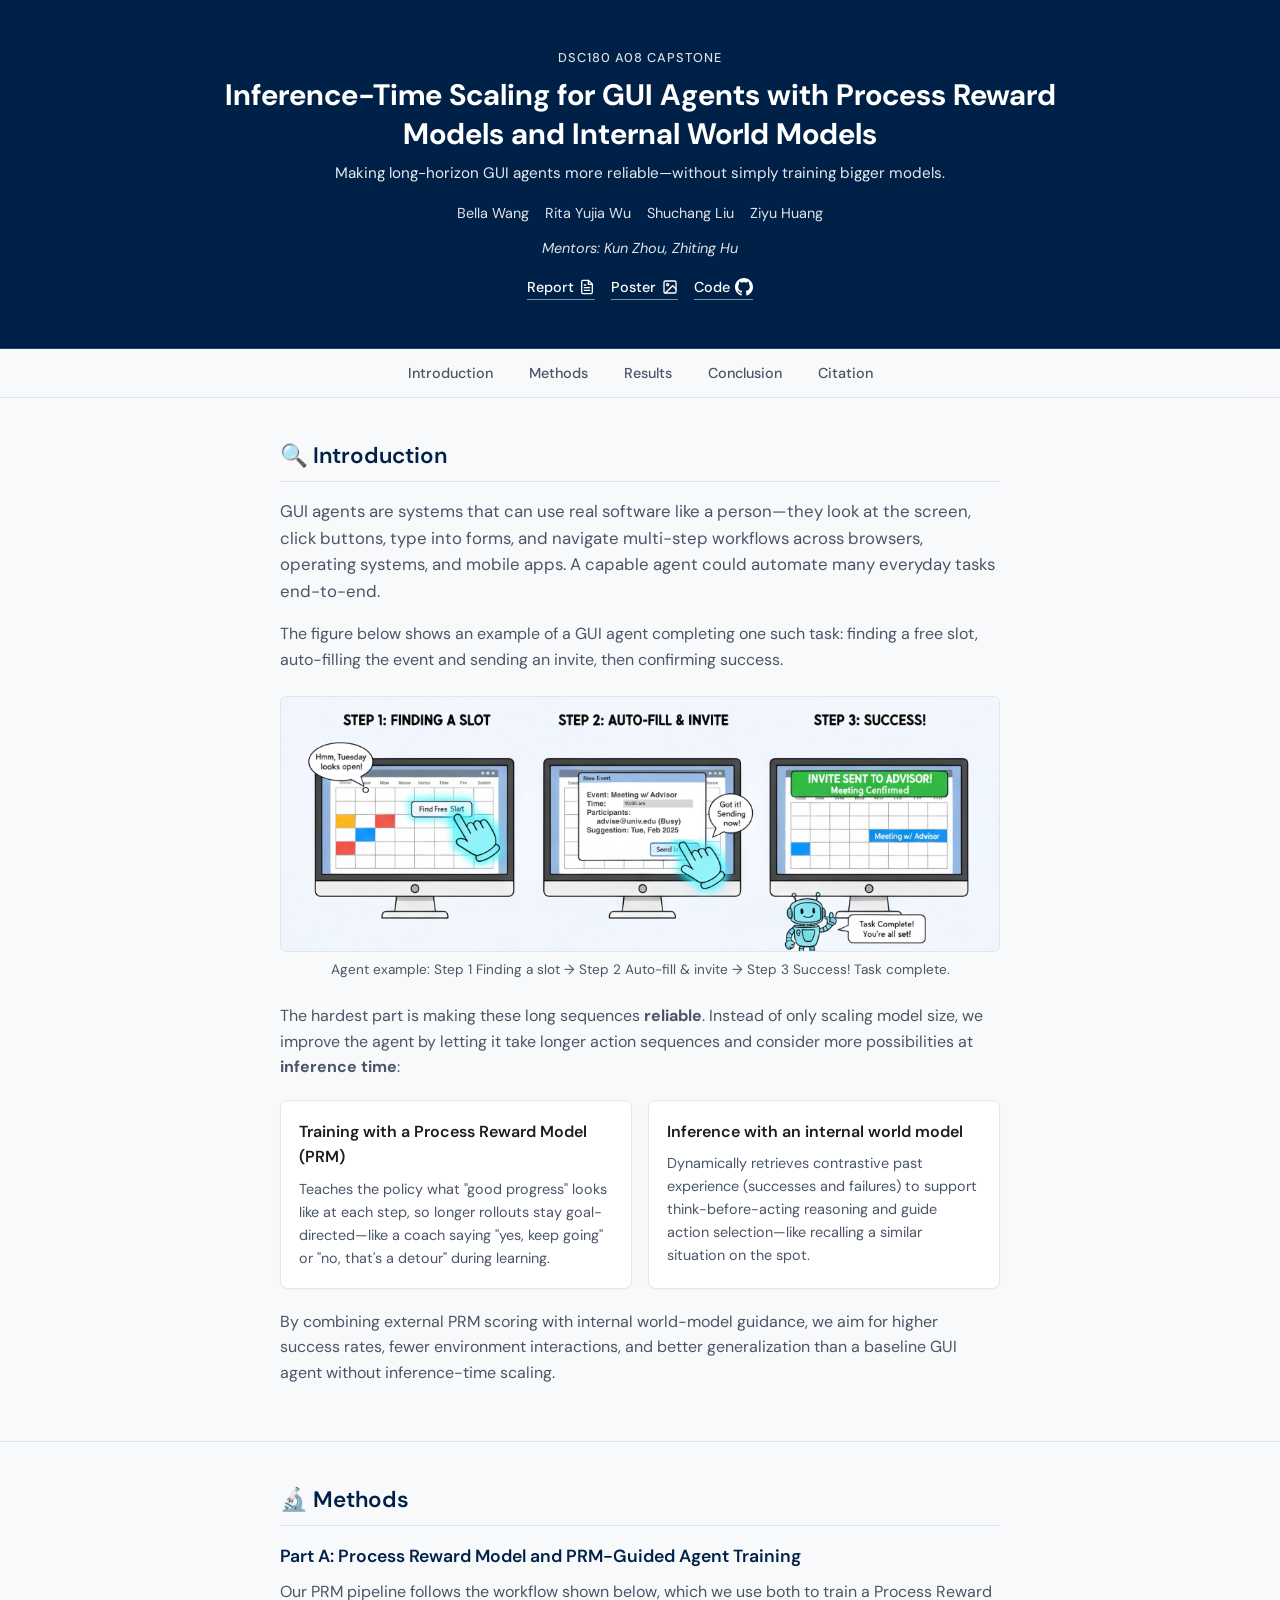
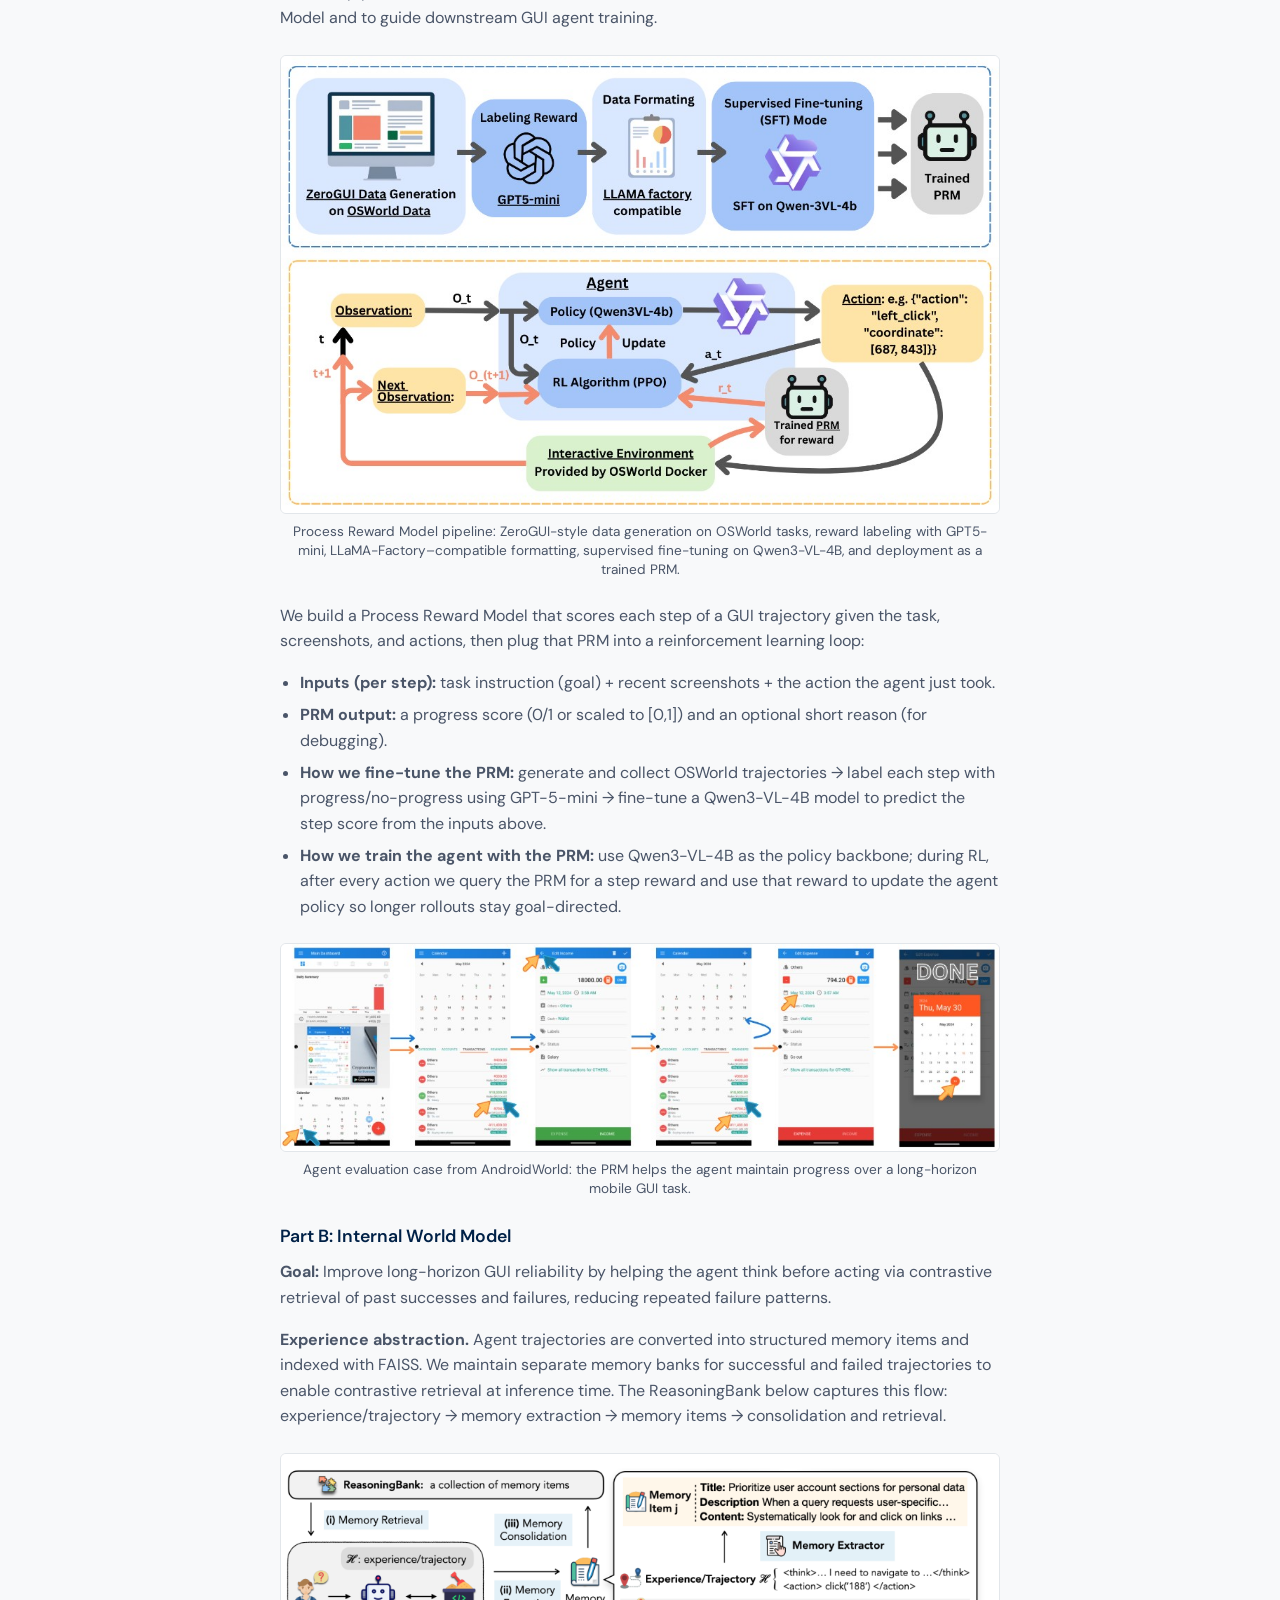
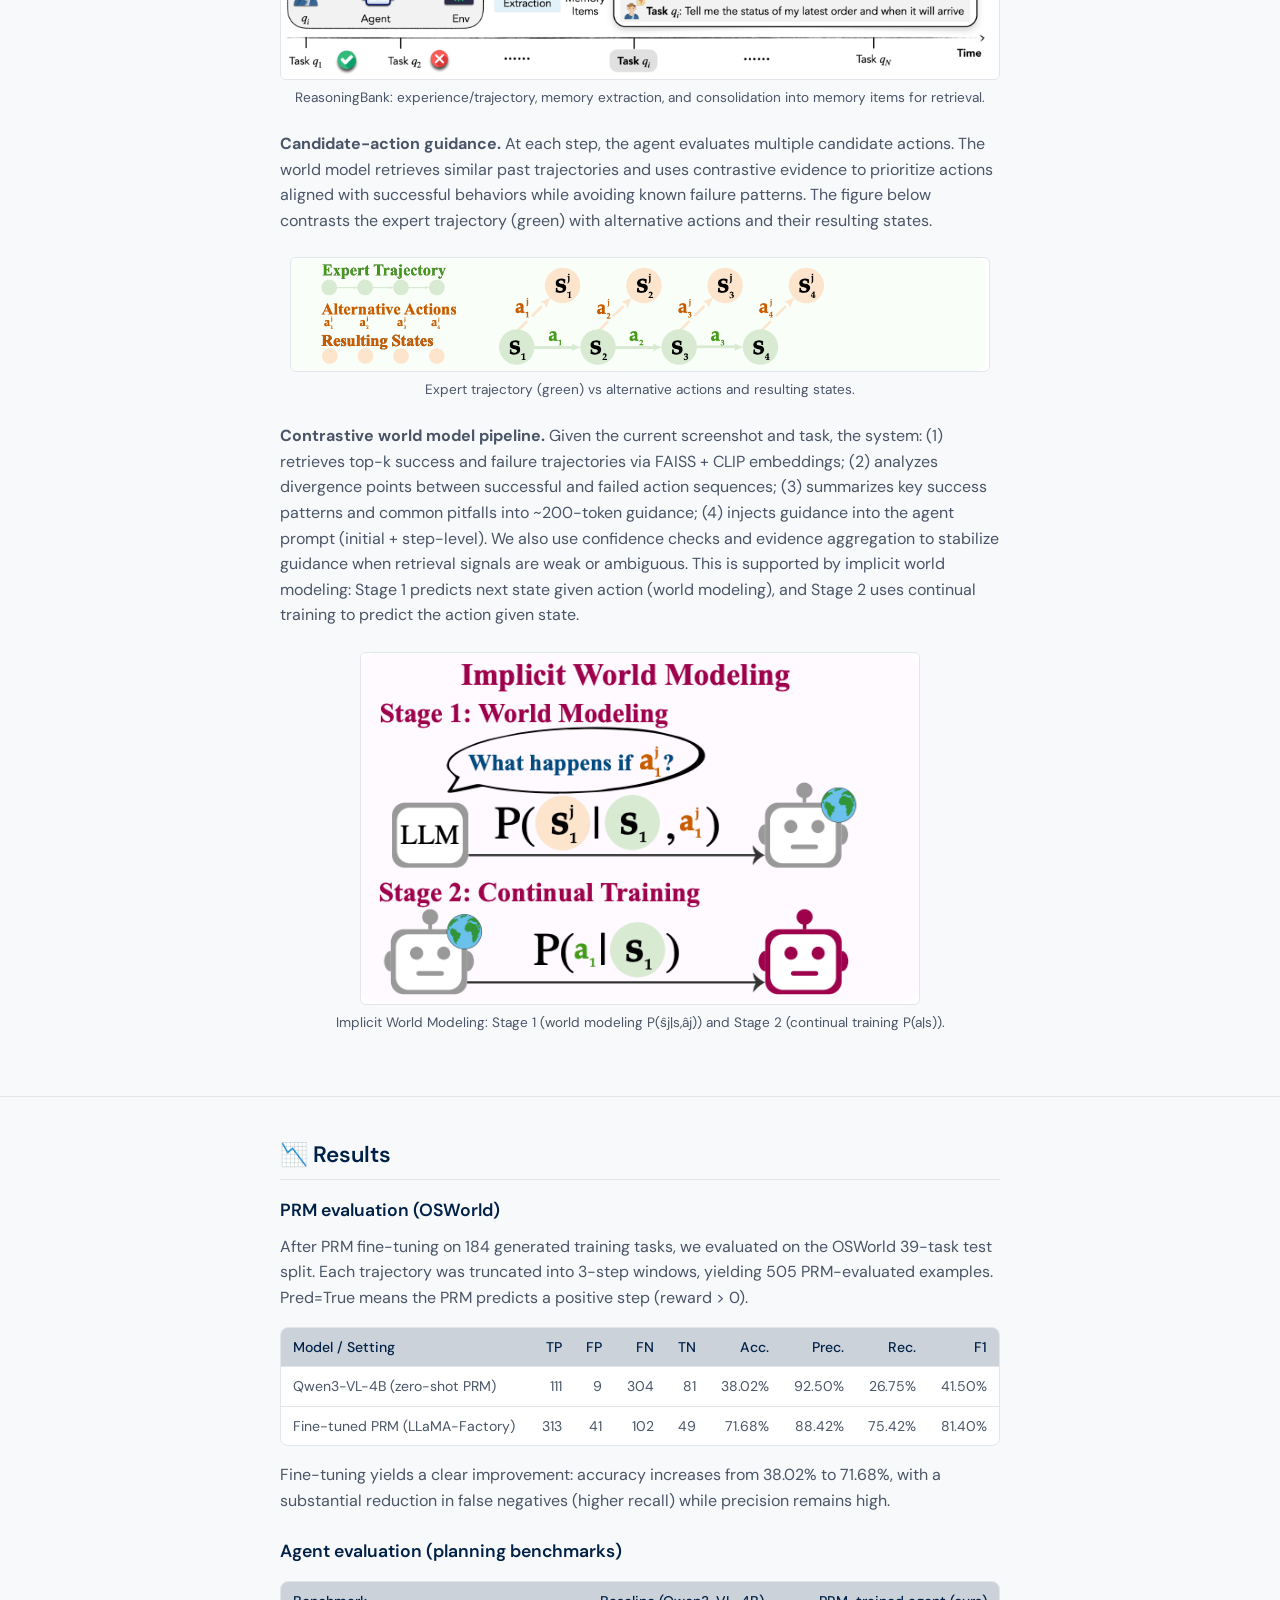
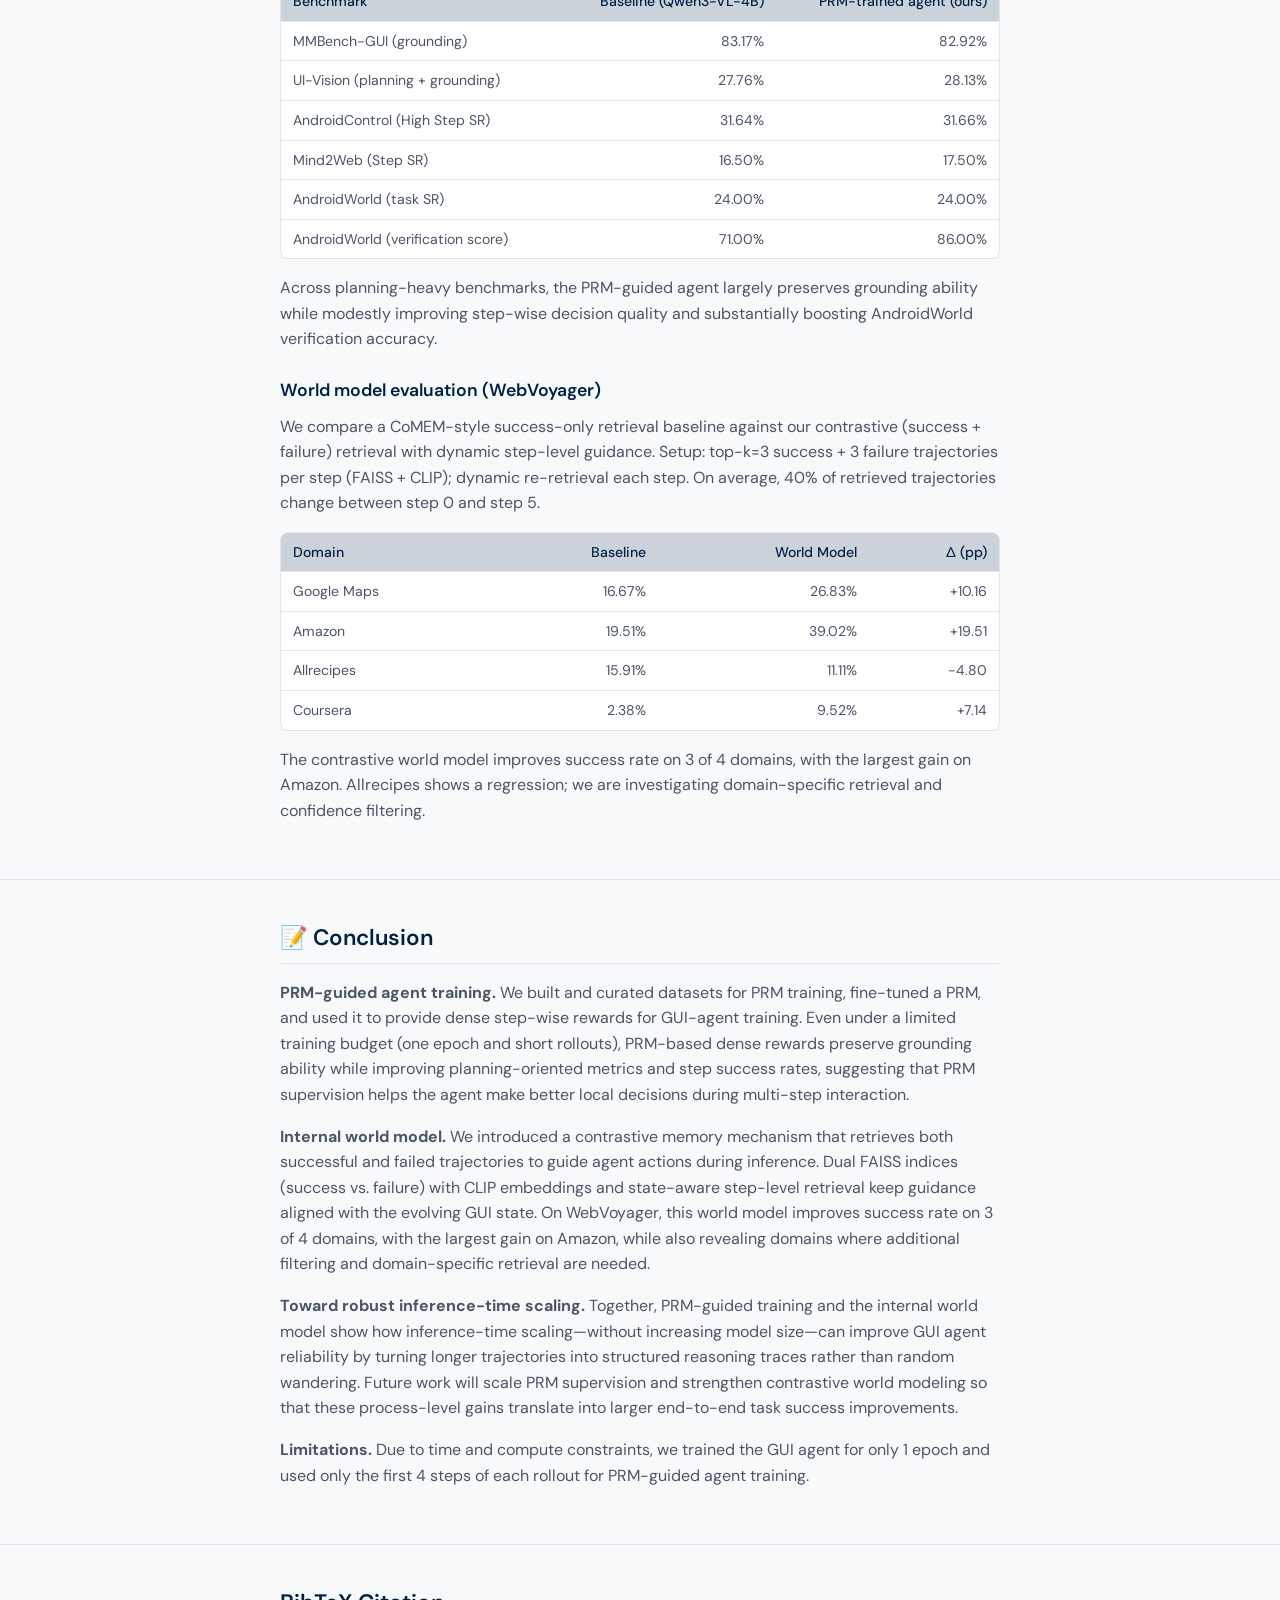
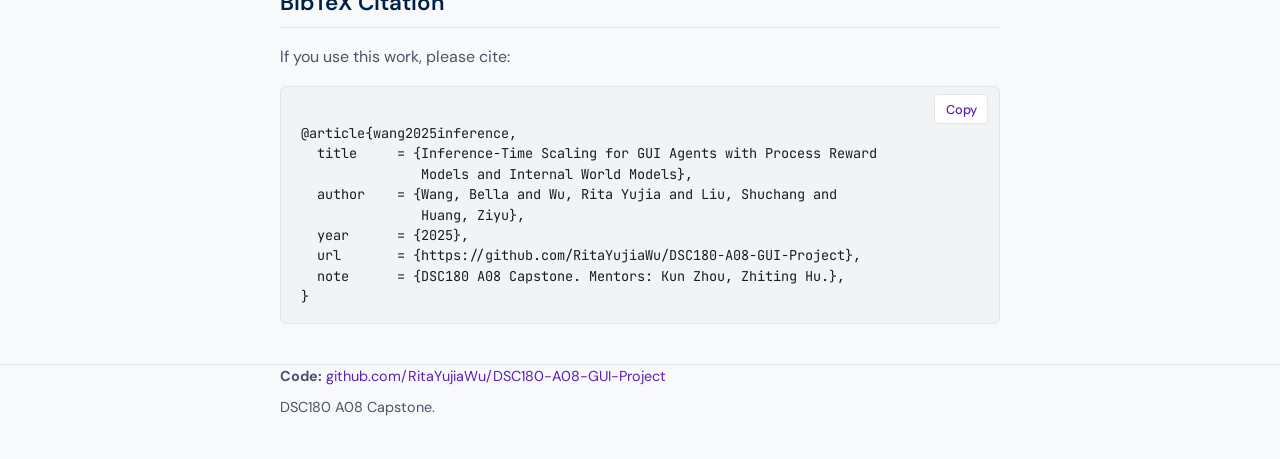
<file: docs/index.html>
<!DOCTYPE html>
<html lang="en">
<head>
  <meta charset="UTF-8">
  <meta name="viewport" content="width=device-width, initial-scale=1">
  <title>Inference-Time Scaling for GUI Agents | DSC180 A08</title>
  <meta name="description" content="Improving GUI agent reliability with Process Reward Models and Internal World Models. DSC180 A08 Capstone.">
  <link rel="preconnect" href="https://fonts.googleapis.com">
  <link rel="preconnect" href="https://fonts.gstatic.com" crossorigin>
  <link href="https://fonts.googleapis.com/css2?family=DM+Sans:ital,opsz,wght@0,9..40,400;0,9..40,500;0,9..40,600;0,9..40,700&family=JetBrains+Mono:wght@400;500&display=swap" rel="stylesheet">
  <link rel="stylesheet" href="styles.css">
</head>
<body>
  <header class="site-header">
    <div class="header-inner">
      <p class="label">DSC180 A08 Capstone</p>
      <h1>Inference-Time Scaling for GUI Agents with Process Reward Models and Internal World Models</h1>
      <p class="tagline">Making long-horizon GUI agents more reliable—without simply training bigger models.</p>
      <div class="team">
        <span>Bella Wang</span>
        <span>Rita Yujia Wu</span>
        <span>Shuchang Liu</span>
        <span>Ziyu Huang</span>
        <span class="mentors">Mentors: Kun Zhou, Zhiting Hu</span>
      </div>
      <div class="header-links">
        <a href="https://github.com/RitaYujiaWu/DSC180-A08-GUI-Project/tree/main/asset/Q2_Project_Report.pdf" target="_blank" rel="noopener" class="header-link-icon">Report <span class="icon icon-doc" aria-hidden="true"><svg xmlns="http://www.w3.org/2000/svg" width="16" height="16" viewBox="0 0 24 24" fill="none" stroke="currentColor" stroke-width="2" stroke-linecap="round" stroke-linejoin="round"><path d="M14 2H6a2 2 0 0 0-2 2v16a2 2 0 0 0 2 2h12a2 2 0 0 0 2-2V8z"/><polyline points="14 2 14 8 20 8"/><line x1="16" y1="13" x2="8" y2="13"/><line x1="16" y1="17" x2="8" y2="17"/><polyline points="10 9 9 9 8 9"/></svg></span></a>
        <a href="https://github.com/RitaYujiaWu/DSC180-A08-GUI-Project/tree/main/asset/A08_2_Poster.pdf" target="_blank" rel="noopener" class="header-link-icon">Poster <span class="icon icon-poster" aria-hidden="true"><svg xmlns="http://www.w3.org/2000/svg" width="16" height="16" viewBox="0 0 24 24" fill="none" stroke="currentColor" stroke-width="2" stroke-linecap="round" stroke-linejoin="round"><rect x="3" y="3" width="18" height="18" rx="2" ry="2"/><circle cx="8.5" cy="8.5" r="1.5"/><polyline points="21 15 16 10 5 21"/></svg></span></a>
        <a href="https://github.com/RitaYujiaWu/DSC180-A08-GUI-Project" target="_blank" rel="noopener" class="header-link-icon">Code <span class="icon icon-github" aria-hidden="true"><svg xmlns="http://www.w3.org/2000/svg" width="18" height="18" viewBox="0 0 24 24" fill="currentColor" aria-label="GitHub"><path d="M12 0c-6.626 0-12 5.373-12 12 0 5.302 3.438 9.8 8.207 11.387.599.111.793-.261.793-.577v-2.234c-3.338.726-4.033-1.416-4.033-1.416-.546-1.387-1.333-1.756-1.333-1.756-1.089-.745.083-.729.083-.729 1.205.084 1.839 1.237 1.839 1.237 1.07 1.834 2.807 1.304 3.492.997.107-.775.418-1.305.762-1.604-2.665-.305-5.467-1.334-5.467-5.931 0-1.311.469-2.381 1.236-3.221-.124-.303-.535-1.524.117-3.176 0 0 1.008-.322 3.301 1.23.957-.266 1.983-.399 3.003-.404 1.02.005 2.047.138 3.006.404 2.291-1.552 3.297-1.23 3.297-1.23.653 1.653.242 2.874.118 3.176.77.84 1.235 1.911 1.235 3.221 0 4.609-2.807 5.624-5.479 5.921.43.372.823 1.102.823 2.222v3.293c0 .319.192.694.801.576 4.765-1.589 8.199-6.086 8.199-11.386 0-6.627-5.373-12-12-12z"/></svg></span></a>
      </div>
    </div>
  </header>

  <nav class="nav-sticky" aria-label="Page sections">
    <div class="nav-inner">
      <a href="#introduction">Introduction</a>
      <a href="#methods">Methods</a>
      <a href="#results">Results</a>
      <a href="#conclusion">Conclusion</a>
        <a href="#citation">Citation</a>
    </div>
  </nav>

  <main>
    <section id="introduction" class="section">
      <div class="section-inner">
        <h2>🔍 Introduction</h2>
        <p class="lead">GUI agents are systems that can use real software like a person—they look at the screen, click buttons, type into forms, and navigate multi-step workflows across browsers, operating systems, and mobile apps. A capable agent could automate many everyday tasks end-to-end.</p>
        <p>The figure below shows an example of a GUI agent completing one such task: finding a free slot, auto-filling the event and sending an invite, then confirming success.</p>
        <figure class="poster-fig">
          <img src="images/agent_example.png" alt="Agent example: three-step process (Finding a slot, Auto-fill &amp; invite, Success)" width="900" height="auto">
          <figcaption>Agent example: Step 1 Finding a slot → Step 2 Auto-fill &amp; invite → Step 3 Success! Task complete.</figcaption>
        </figure>
        <p>The hardest part is making these long sequences <strong>reliable</strong>. Instead of only scaling model size, we improve the agent by letting it take longer action sequences and consider more possibilities at <strong>inference time</strong>:</p>
        <div class="two-col cards">
          <article class="card">
            <h3>Training with a Process Reward Model (PRM)</h3>
            <p>Teaches the policy what "good progress" looks like at each step, so longer rollouts stay goal-directed—like a coach saying "yes, keep going" or "no, that's a detour" during learning.</p>
          </article>
          <article class="card">
            <h3>Inference with an internal world model</h3>
            <p>Dynamically retrieves contrastive past experience (successes and failures) to support think-before-acting reasoning and guide action selection—like recalling a similar situation on the spot.</p>
          </article>
        </div>
        <p>By combining external PRM scoring with internal world-model guidance, we aim for higher success rates, fewer environment interactions, and better generalization than a baseline GUI agent without inference-time scaling.</p>
      </div>
    </section>

    <section id="methods" class="section">
      <div class="section-inner">
        <h2>🔬 Methods</h2>

        <h3 id="method-prm">Part A: Process Reward Model and PRM-Guided Agent Training</h3>
        <p>Our PRM pipeline follows the workflow shown below, which we use both to train a Process Reward Model and to guide downstream GUI agent training.</p>
        <figure class="poster-fig">
          <img src="images/prm_pipeline.png" alt="PRM pipeline: data generation, labeling, formatting, supervised fine-tuning, and PRM-guided agent training" width="900" height="auto">
          <figcaption>Process Reward Model pipeline: ZeroGUI-style data generation on OSWorld tasks, reward labeling with GPT5-mini, LLaMA-Factory–compatible formatting, supervised fine-tuning on Qwen3-VL-4B, and deployment as a trained PRM.</figcaption>
        </figure>
        <p>We build a Process Reward Model that scores each step of a GUI trajectory given the task, screenshots, and actions, then plug that PRM into a reinforcement learning loop:</p>
        <ul>
          <li><strong>Inputs (per step):</strong> task instruction (goal) + recent screenshots + the action the agent just took.</li>
          <li><strong>PRM output:</strong> a progress score (0/1 or scaled to [0,1]) and an optional short reason (for debugging).</li>
          <li><strong>How we fine-tune the PRM:</strong> generate and collect OSWorld trajectories → label each step with progress/no-progress using GPT-5-mini → fine-tune a Qwen3-VL-4B model to predict the step score from the inputs above.</li>
          <li><strong>How we train the agent with the PRM:</strong> use Qwen3-VL-4B as the policy backbone; during RL, after every action we query the PRM for a step reward and use that reward to update the agent policy so longer rollouts stay goal-directed.</li>
        </ul>
        <figure class="poster-fig">
          <img src="images/prm_case.png" alt="Example Android Lab task and PRM-guided agent behavior" width="900" height="auto">
          <figcaption>Agent evaluation case from AndroidWorld: the PRM helps the agent maintain progress over a long-horizon mobile GUI task.</figcaption>
        </figure>

        <h3 id="method-world">Part B: Internal World Model</h3>
        <p><strong>Goal:</strong> Improve long-horizon GUI reliability by helping the agent think before acting via contrastive retrieval of past successes and failures, reducing repeated failure patterns.</p>
        <p><strong>Experience abstraction.</strong> Agent trajectories are converted into structured memory items and indexed with FAISS. We maintain separate memory banks for successful and failed trajectories to enable contrastive retrieval at inference time. The ReasoningBank below captures this flow: experience/trajectory → memory extraction → memory items → consolidation and retrieval.</p>
        <figure class="poster-fig">
          <img src="images/memory_abstraction.png" alt="ReasoningBank: memory retrieval, experience/trajectory, memory extraction, consolidation" width="750" height="auto">
          <figcaption>ReasoningBank: experience/trajectory, memory extraction, and consolidation into memory items for retrieval.</figcaption>
        </figure>
        <p><strong>Candidate-action guidance.</strong> At each step, the agent evaluates multiple candidate actions. The world model retrieves similar past trajectories and uses contrastive evidence to prioritize actions aligned with successful behaviors while avoiding known failure patterns. The figure below contrasts the expert trajectory (green) with alternative actions and their resulting states.</p>
        <figure class="poster-fig">
          <img src="images/alternative_actions.png" alt="Expert trajectory vs alternative actions and resulting states" width="700" height="auto">
          <figcaption>Expert trajectory (green) vs alternative actions and resulting states.</figcaption>
        </figure>
        <p><strong>Contrastive world model pipeline.</strong> Given the current screenshot and task, the system: (1) retrieves top-k success and failure trajectories via FAISS + CLIP embeddings; (2) analyzes divergence points between successful and failed action sequences; (3) summarizes key success patterns and common pitfalls into ~200-token guidance; (4) injects guidance into the agent prompt (initial + step-level). We also use confidence checks and evidence aggregation to stabilize guidance when retrieval signals are weak or ambiguous. This is supported by implicit world modeling: Stage 1 predicts next state given action (world modeling), and Stage 2 uses continual training to predict the action given state.</p>
        <figure class="poster-fig">
          <img src="images/world_model.png" alt="Implicit World Modeling: Stage 1 World Modeling, Stage 2 Continual Training" width="560" height="auto">
          <figcaption>Implicit World Modeling: Stage 1 (world modeling P(ŝj|s,âj)) and Stage 2 (continual training P(a|s)).</figcaption>
        </figure>
      </div>
    </section>

    <section id="results" class="section">
      <div class="section-inner">
        <h2>📉 Results</h2>

        <h3>PRM evaluation (OSWorld)</h3>
        <p>After PRM fine-tuning on 184 generated training tasks, we evaluated on the OSWorld 39-task test split. Each trajectory was truncated into 3-step windows, yielding 505 PRM-evaluated examples. Pred=True means the PRM predicts a positive step (reward &gt; 0).</p>
        <div class="table-wrap">
          <table class="results-table">
            <thead>
              <tr>
                <th>Model / Setting</th>
                <th>TP</th>
                <th>FP</th>
                <th>FN</th>
                <th>TN</th>
                <th>Acc.</th>
                <th>Prec.</th>
                <th>Rec.</th>
                <th>F1</th>
              </tr>
            </thead>
            <tbody>
              <tr>
                <td>Qwen3-VL-4B (zero-shot PRM)</td>
                <td>111</td>
                <td>9</td>
                <td>304</td>
                <td>81</td>
                <td>38.02%</td>
                <td>92.50%</td>
                <td>26.75%</td>
                <td>41.50%</td>
              </tr>
              <tr>
                <td>Fine-tuned PRM (LLaMA-Factory)</td>
                <td>313</td>
                <td>41</td>
                <td>102</td>
                <td>49</td>
                <td>71.68%</td>
                <td>88.42%</td>
                <td>75.42%</td>
                <td>81.40%</td>
              </tr>
            </tbody>
          </table>
        </div>
        <p>Fine-tuning yields a clear improvement: accuracy increases from 38.02% to 71.68%, with a substantial reduction in false negatives (higher recall) while precision remains high.</p>

        <h3>Agent evaluation (planning benchmarks)</h3>
        <div class="table-wrap">
          <table class="results-table">
            <thead>
              <tr>
                <th>Benchmark</th>
                <th>Baseline (Qwen3-VL-4B)</th>
                <th>PRM-trained agent (ours)</th>
              </tr>
            </thead>
            <tbody>
              <tr>
                <td>MMBench-GUI (grounding)</td>
                <td>83.17%</td>
                <td>82.92%</td>
              </tr>
              <tr>
                <td>UI-Vision (planning + grounding)</td>
                <td>27.76%</td>
                <td>28.13%</td>
              </tr>
              <tr>
                <td>AndroidControl (High Step SR)</td>
                <td>31.64%</td>
                <td>31.66%</td>
              </tr>
              <tr>
                <td>Mind2Web (Step SR)</td>
                <td>16.50%</td>
                <td>17.50%</td>
              </tr>
              <tr>
                <td>AndroidWorld (task SR)</td>
                <td>24.00%</td>
                <td>24.00%</td>
              </tr>
              <tr>
                <td>AndroidWorld (verification score)</td>
                <td>71.00%</td>
                <td>86.00%</td>
              </tr>
            </tbody>
          </table>
        </div>
        <p>Across planning-heavy benchmarks, the PRM-guided agent largely preserves grounding ability while modestly improving step-wise decision quality and substantially boosting AndroidWorld verification accuracy.</p>

        <h3>World model evaluation (WebVoyager)</h3>
        <p>We compare a CoMEM-style success-only retrieval baseline against our contrastive (success + failure) retrieval with dynamic step-level guidance. Setup: top-k=3 success + 3 failure trajectories per step (FAISS + CLIP); dynamic re-retrieval each step. On average, 40% of retrieved trajectories change between step 0 and step 5.</p>
        <div class="table-wrap">
          <table class="results-table">
            <thead>
              <tr>
                <th>Domain</th>
                <th>Baseline</th>
                <th>World Model</th>
                <th>∆ (pp)</th>
              </tr>
            </thead>
            <tbody>
              <tr>
                <td>Google Maps</td>
                <td>16.67%</td>
                <td>26.83%</td>
                <td>+10.16</td>
              </tr>
              <tr>
                <td>Amazon</td>
                <td>19.51%</td>
                <td>39.02%</td>
                <td>+19.51</td>
              </tr>
              <tr>
                <td>Allrecipes</td>
                <td>15.91%</td>
                <td>11.11%</td>
                <td>-4.80</td>
              </tr>
              <tr>
                <td>Coursera</td>
                <td>2.38%</td>
                <td>9.52%</td>
                <td>+7.14</td>
              </tr>
            </tbody>
          </table>
        </div>
        <p>The contrastive world model improves success rate on 3 of 4 domains, with the largest gain on Amazon. Allrecipes shows a regression; we are investigating domain-specific retrieval and confidence filtering.</p>
      </div>
    </section>

    <section id="conclusion" class="section">
      <div class="section-inner">
        <h2>📝 Conclusion</h2>
        <p><strong>PRM-guided agent training.</strong> We built and curated datasets for PRM training, fine-tuned a PRM, and used it to provide dense step-wise rewards for GUI-agent training. Even under a limited training budget (one epoch and short rollouts), PRM-based dense rewards preserve grounding ability while improving planning-oriented metrics and step success rates, suggesting that PRM supervision helps the agent make better local decisions during multi-step interaction.</p>
        <p><strong>Internal world model.</strong> We introduced a contrastive memory mechanism that retrieves both successful and failed trajectories to guide agent actions during inference. Dual FAISS indices (success vs. failure) with CLIP embeddings and state-aware step-level retrieval keep guidance aligned with the evolving GUI state. On WebVoyager, this world model improves success rate on 3 of 4 domains, with the largest gain on Amazon, while also revealing domains where additional filtering and domain-specific retrieval are needed.</p>
        <p><strong>Toward robust inference-time scaling.</strong> Together, PRM-guided training and the internal world model show how inference-time scaling—without increasing model size—can improve GUI agent reliability by turning longer trajectories into structured reasoning traces rather than random wandering. Future work will scale PRM supervision and strengthen contrastive world modeling so that these process-level gains translate into larger end-to-end task success improvements.</p>
        <p><strong>Limitations.</strong> Due to time and compute constraints, we trained the GUI agent for only 1 epoch and used only the first 4 steps of each rollout for PRM-guided agent training.</p>
      </div>
    </section>

    <section id="citation" class="section">
      <div class="section-inner">
        <h2>BibTeX Citation</h2>
        <p>If you use this work, please cite:</p>
        <div class="bibtex-wrap">
          <button type="button" class="bibtex-copy" aria-label="Copy BibTeX">Copy</button>
          <pre class="bibtex-block" id="bibtex-content"><code>@article{wang2025inference,
  title     = {Inference-Time Scaling for GUI Agents with Process Reward
               Models and Internal World Models},
  author    = {Wang, Bella and Wu, Rita Yujia and Liu, Shuchang and
               Huang, Ziyu},
  year      = {2025},
  url       = {https://github.com/RitaYujiaWu/DSC180-A08-GUI-Project},
  note      = {DSC180 A08 Capstone. Mentors: Kun Zhou, Zhiting Hu.},
}</code></pre>
        </div>
      </div>
    </section>

    <footer class="site-footer">
      <div class="section-inner">
        <p><strong>Code:</strong> <a href="https://github.com/RitaYujiaWu/DSC180-A08-GUI-Project" target="_blank" rel="noopener">github.com/RitaYujiaWu/DSC180-A08-GUI-Project</a></p>
        <p class="footer-note">DSC180 A08 Capstone.</p>
      </div>
    </footer>
  </main>

  <script src="script.js"></script>
</body>
</html>
</file>
<file: docs/styles.css>
/* DSC180 A08 — Previous layout (single column), light theme */

:root {
  --bg: #f8f9fa;
  --surface: #ffffff;
  --border: #e2e6ea;
  --text: #1a1d21;
  --text-muted: #4a5568;
  --accent: #5b21b6;
  --accent-dim: rgba(91, 33, 182, 0.1);
  --code-bg: #f1f3f5;
  --font-sans: "DM Sans", system-ui, sans-serif;
  --font-mono: "JetBrains Mono", monospace;
  --max-width: 720px;
  --header-max: 860px;
  /* UCSD blue — header background (poster dark navy) */
  --ucsd-blue: #002147;
  --ucsd-blue-dark: #001a38;
}

*,
*::before,
*::after {
  box-sizing: border-box;
}

html {
  scroll-behavior: smooth;
}

body {
  margin: 0;
  width: 100%;
  font-family: var(--font-sans);
  font-size: 1rem;
  line-height: 1.6;
  color: var(--text);
  background: var(--bg);
  -webkit-font-smoothing: antialiased;
}

main {
  display: block;
  width: 100%;
}

/* Header — UCSD blue background */
.site-header {
  background: var(--ucsd-blue);
  border-bottom: 1px solid rgba(255, 255, 255, 0.15);
  padding: clamp(2rem, 5vw, 3rem) 1.5rem;
}

.header-inner {
  max-width: var(--header-max);
  margin-left: auto;
  margin-right: auto;
  text-align: center;
}

.site-header .label {
  font-size: 0.8rem;
  font-weight: 500;
  letter-spacing: 0.08em;
  text-transform: uppercase;
  color: rgba(255, 255, 255, 0.85);
  margin: 0 0 0.5rem;
}

.site-header h1 {
  font-size: clamp(1.35rem, 3.5vw, 1.85rem);
  font-weight: 700;
  line-height: 1.3;
  margin: 0 0 0.5rem;
  color: #ffffff;
}

.site-header .tagline {
  font-size: 0.95rem;
  color: rgba(255, 255, 255, 0.9);
  margin: 0 0 1rem;
}

.site-header .team {
  display: flex;
  flex-wrap: wrap;
  justify-content: center;
  gap: 0.5rem 1rem;
  font-size: 0.9rem;
  color: rgba(255, 255, 255, 0.88);
  margin-bottom: 1rem;
}

.site-header .team .mentors {
  width: 100%;
  margin-top: 0.25rem;
  font-style: italic;
}

.header-links {
  display: flex;
  gap: 1rem;
  justify-content: center;
  flex-wrap: wrap;
}

.site-header .header-links a {
  color: #ffffff;
  text-decoration: none;
  font-weight: 500;
  font-size: 0.9rem;
  border-bottom: 1px solid rgba(255, 255, 255, 0.5);
}

.site-header .header-links a:hover {
  border-bottom-color: #ffffff;
  opacity: 0.95;
}

.header-link-icon {
  display: inline-flex;
  align-items: center;
  gap: 0.35rem;
}
.header-link-icon .icon {
  display: inline-flex;
  align-items: center;
  justify-content: center;
  color: inherit;
}
.header-link-icon .icon svg {
  flex-shrink: 0;
  vertical-align: middle;
}
.site-header .header-link-icon .icon svg {
  color: #ffffff;
}
.site-header .header-link-icon .icon.icon-github svg {
  fill: #ffffff;
}
.site-header .header-link-icon .icon.icon-doc svg,
.site-header .header-link-icon .icon.icon-poster svg {
  stroke: #ffffff;
}

/* Sticky nav */
.nav-sticky {
  position: sticky;
  top: 0;
  z-index: 10;
  background: rgba(248, 249, 250, 0.95);
  backdrop-filter: blur(8px);
  border-bottom: 1px solid var(--border);
}

.nav-inner {
  max-width: var(--max-width);
  margin-left: auto;
  margin-right: auto;
  padding: 0.6rem 1.5rem;
  display: flex;
  gap: 1.25rem;
  justify-content: center;
  flex-wrap: wrap;
}

.nav-inner a {
  color: var(--text-muted);
  text-decoration: none;
  font-size: 0.9rem;
  font-weight: 500;
  padding: 0.2rem 0.5rem;
  border-radius: 4px;
  transition: color 0.2s, background 0.2s;
}

.nav-inner a:hover,
.nav-inner a.current {
  color: var(--accent);
  background: var(--accent-dim);
}

/* Sections */
.section {
  padding: clamp(1.75rem, 4vw, 2.5rem) 1.5rem;
  border-bottom: 1px solid var(--border);
  width: 100%;
}

.section-inner {
  max-width: var(--max-width);
  margin-left: auto;
  margin-right: auto;
  width: 100%;
}

.section h2 {
  font-size: 1.4rem;
  font-weight: 600;
  margin: 0 0 1rem;
  color: var(--ucsd-blue);
  padding-bottom: 0.4rem;
  border-bottom: 1px solid var(--border);
}

.section h3 {
  font-size: 1.1rem;
  font-weight: 600;
  margin: 1.5rem 0 0.6rem;
  color: var(--ucsd-blue);
}

.section h3:first-of-type {
  margin-top: 0;
}

.lead {
  font-size: 1.05rem;
  color: var(--text-muted);
  margin: 0 0 1rem;
}

.section p {
  margin: 0 0 1rem;
  color: var(--text-muted);
}

.section ul {
  margin: 0 0 1rem;
  padding-left: 1.25rem;
  color: var(--text-muted);
}

.section li {
  margin-bottom: 0.4rem;
}

/* Two-column cards (intro) */
.two-col.cards {
  display: grid;
  grid-template-columns: repeat(auto-fit, minmax(260px, 1fr));
  gap: 1rem;
  margin: 1.25rem 0;
}

.card {
  background: var(--surface);
  border: 1px solid var(--border);
  border-radius: 8px;
  padding: 1.1rem;
  box-shadow: 0 1px 2px rgba(0, 0, 0, 0.04);
}

.card h3 {
  font-size: 1rem;
  margin: 0 0 0.5rem;
  color: var(--text);
}

.card p {
  margin: 0;
  font-size: 0.9rem;
}

code {
  font-family: var(--font-mono);
  font-size: 0.85em;
  background: var(--code-bg);
  padding: 0.12em 0.35em;
  border-radius: 4px;
  color: var(--text);
  border: 1px solid var(--border);
}

/* Poster-style figures */
.poster-fig {
  margin: 1.5rem 0;
  text-align: center;
}

.poster-fig img {
  max-width: 100%;
  height: auto;
  display: block;
  margin: 0 auto;
  border-radius: 6px;
  border: 1px solid var(--border);
}

.poster-fig figcaption {
  font-size: 0.85rem;
  color: var(--text-muted);
  margin-top: 0.5rem;
  line-height: 1.4;
}

/* Placeholder blocks */
.figure-placeholder {
  background: var(--surface);
  border: 1px dashed var(--border);
  border-radius: 8px;
  padding: 1.5rem;
  margin: 1rem 0;
  text-align: center;
  color: var(--text-muted);
}

.figure-placeholder p {
  margin: 0 0 0.5rem;
}

.figure-placeholder .placeholder-note {
  font-size: 0.85rem;
  color: var(--text-muted);
  opacity: 0.9;
}

/* Tables */
.table-wrap {
  overflow-x: auto;
  margin: 1rem 0;
  border: 1px solid var(--border);
  border-radius: 8px;
  background: var(--surface);
}

.results-table {
  width: 100%;
  border-collapse: collapse;
  font-size: 0.88rem;
}

.results-table th,
.results-table td {
  padding: 0.5rem 0.75rem;
  text-align: left;
  border-bottom: 1px solid var(--border);
}

.results-table th,
.results-table thead th {
  font-weight: 500;
  color: var(--ucsd-blue);
  background: rgba(0, 33, 71, 0.2) !important;
}

.results-table td {
  color: var(--text-muted);
}

.results-table tbody tr:last-child td {
  border-bottom: none;
}

.results-table thead th:not(:first-child),
.results-table td:not(:first-child) {
  text-align: right;
}

/* Footer */
.site-footer {
  border-bottom: none;
  padding-bottom: 2rem;
}

.site-footer p {
  margin: 0 0 0.5rem;
  font-size: 0.9rem;
  color: var(--text-muted);
}

.site-footer a {
  color: var(--accent);
  text-decoration: none;
}

.site-footer a:hover {
  text-decoration: underline;
}

.footer-note {
  font-size: 0.8rem;
  color: var(--text-muted);
  margin-top: 1rem;
}

/* BibTeX citation block */
.bibtex-wrap {
  position: relative;
  margin-top: 0.5rem;
}

.bibtex-copy {
  position: absolute;
  top: 0.5rem;
  right: 0.75rem;
  font-family: var(--font-sans);
  font-size: 0.8rem;
  font-weight: 500;
  color: var(--accent);
  background: var(--surface);
  border: 1px solid var(--border);
  border-radius: 4px;
  padding: 0.35rem 0.65rem;
  cursor: pointer;
  transition: background 0.15s, color 0.15s;
}

.bibtex-copy:hover {
  background: var(--accent-dim);
  color: var(--accent);
}

.bibtex-copy.copied {
  color: #0d9488;
  border-color: #0d9488;
}

.bibtex-block {
  font-family: var(--font-mono);
  font-size: 0.85rem;
  background: var(--code-bg);
  border: 1px solid var(--border);
  border-radius: 6px;
  padding: 1rem 1.25rem;
  padding-top: 2.25rem;
  margin: 0;
  overflow-x: auto;
  white-space: pre;
  color: var(--text);
  line-height: 1.5;
  user-select: all;
  -webkit-user-select: all;
}

.bibtex-block code {
  background: none;
  padding: 0;
  border: none;
  font-size: inherit;
}

/* Print */
@media print {
  .nav-sticky {
    position: static;
    background: var(--bg);
  }
  .section {
    break-inside: avoid;
  }
}
</file>
